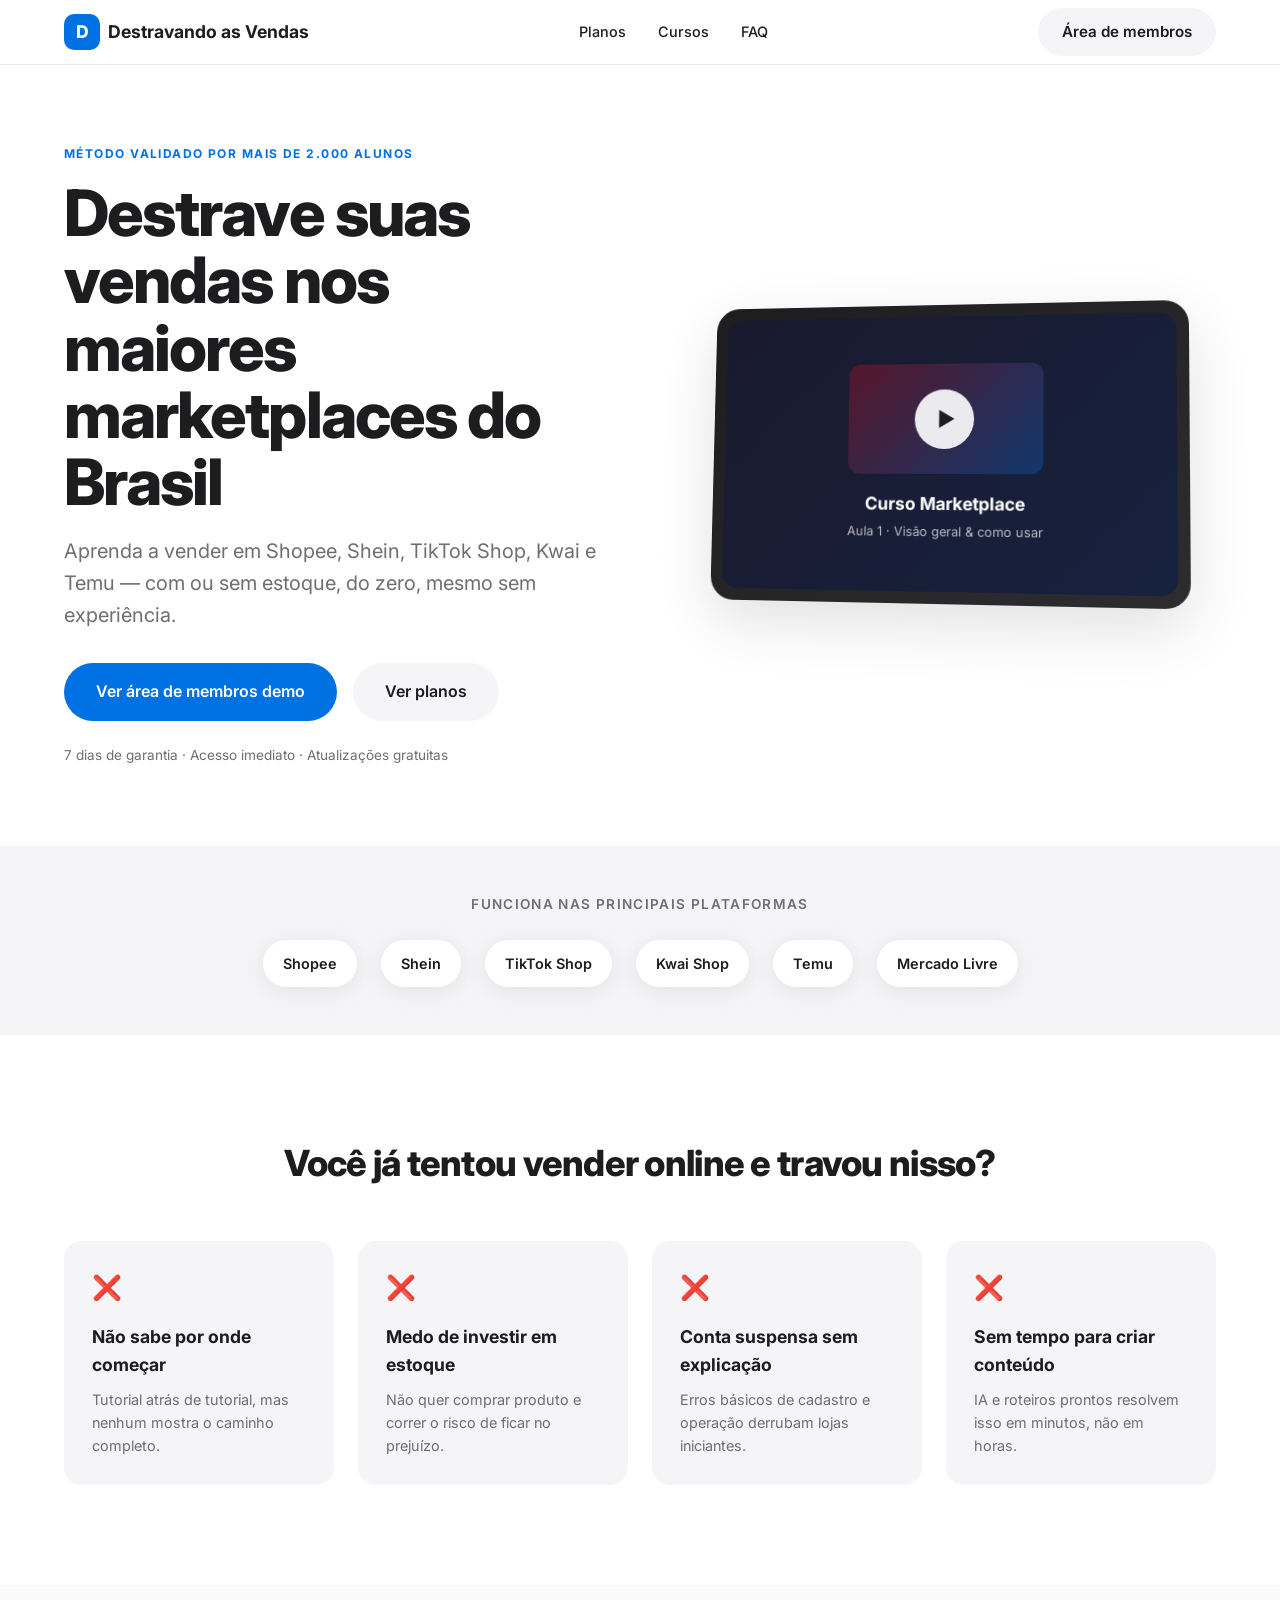
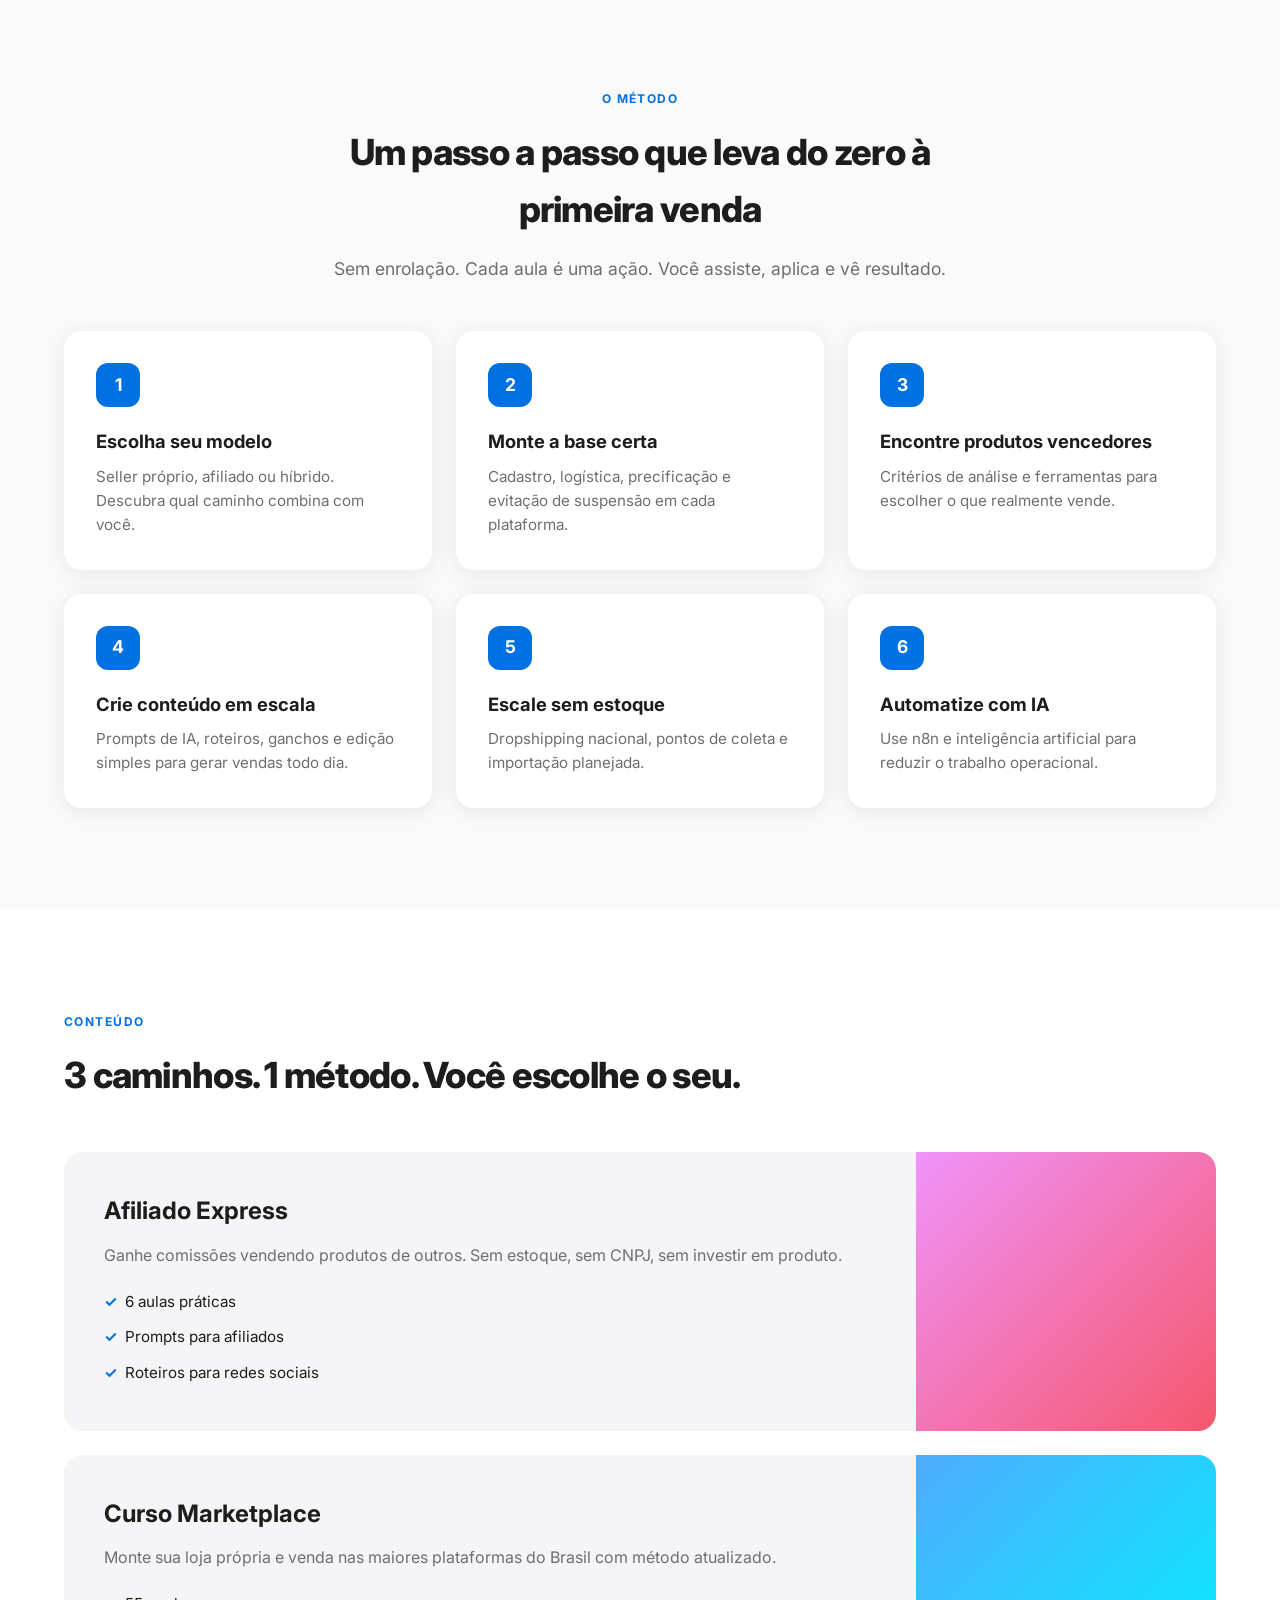
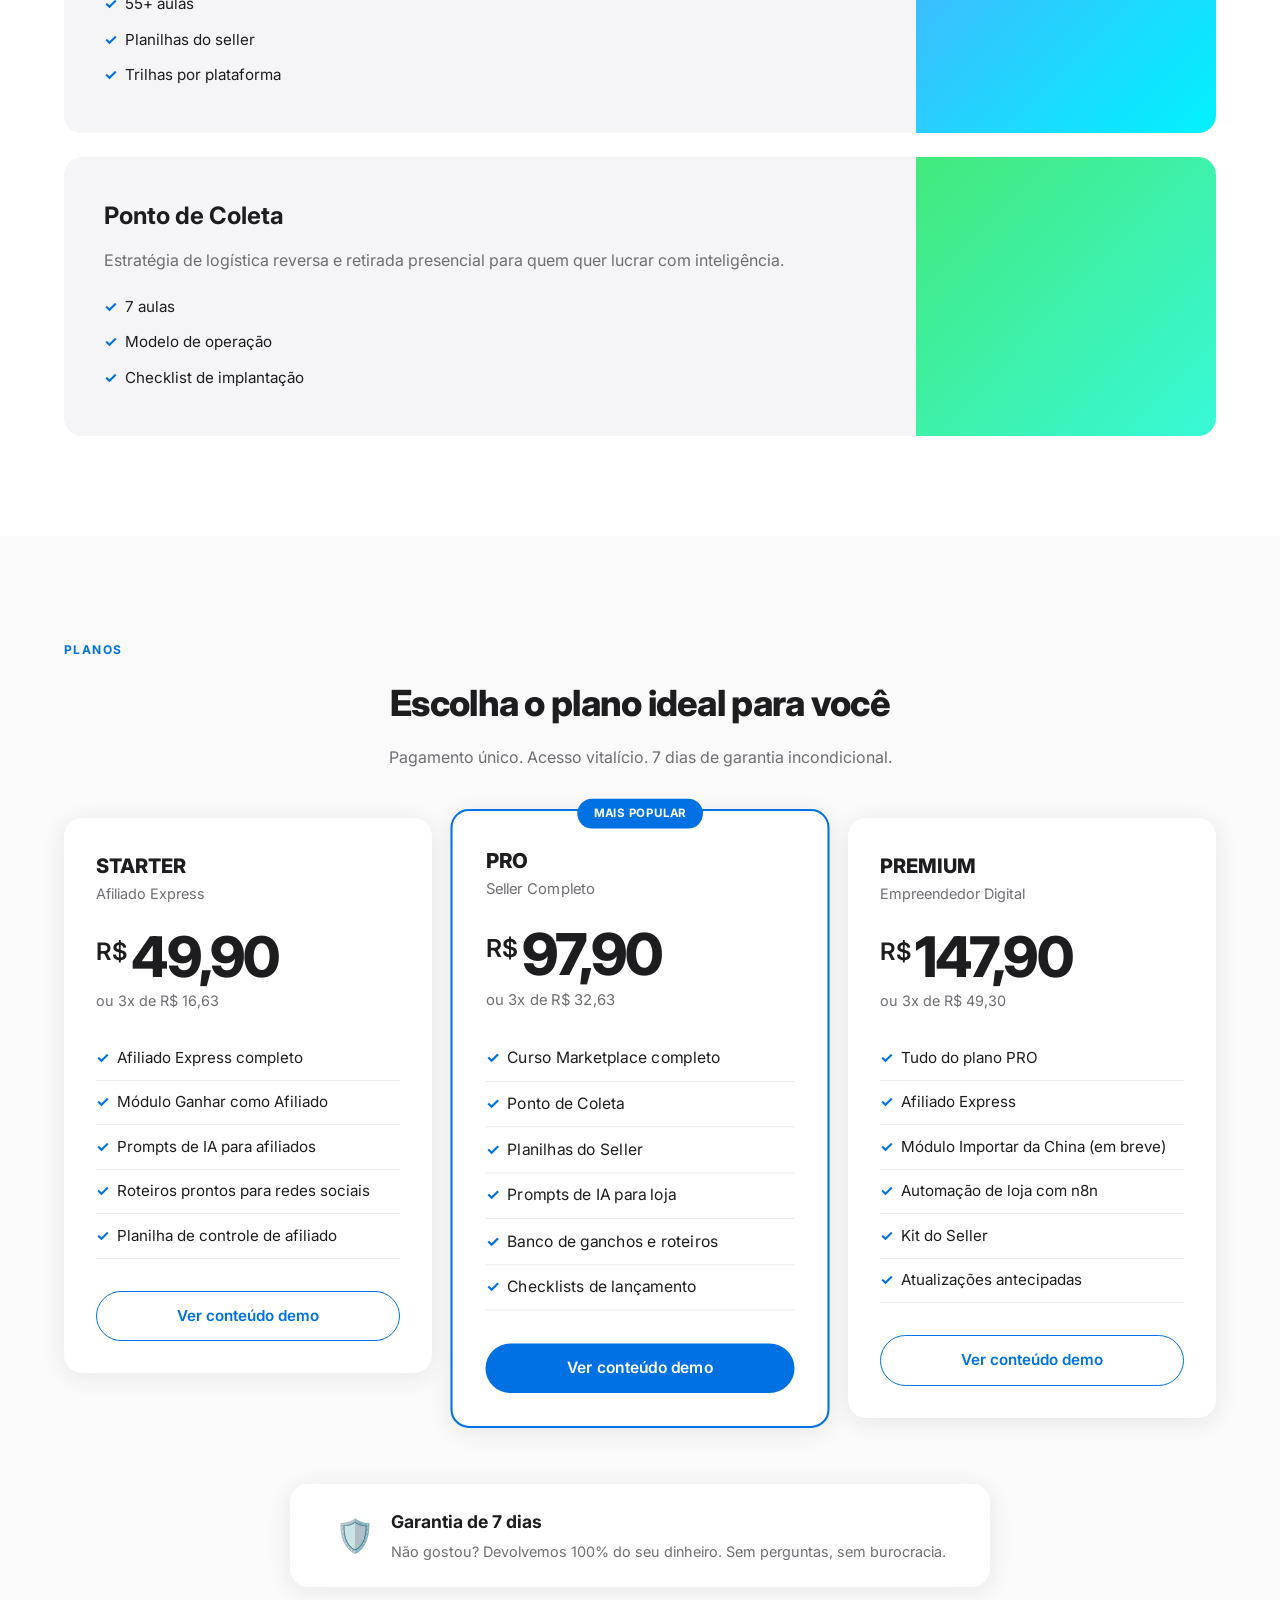
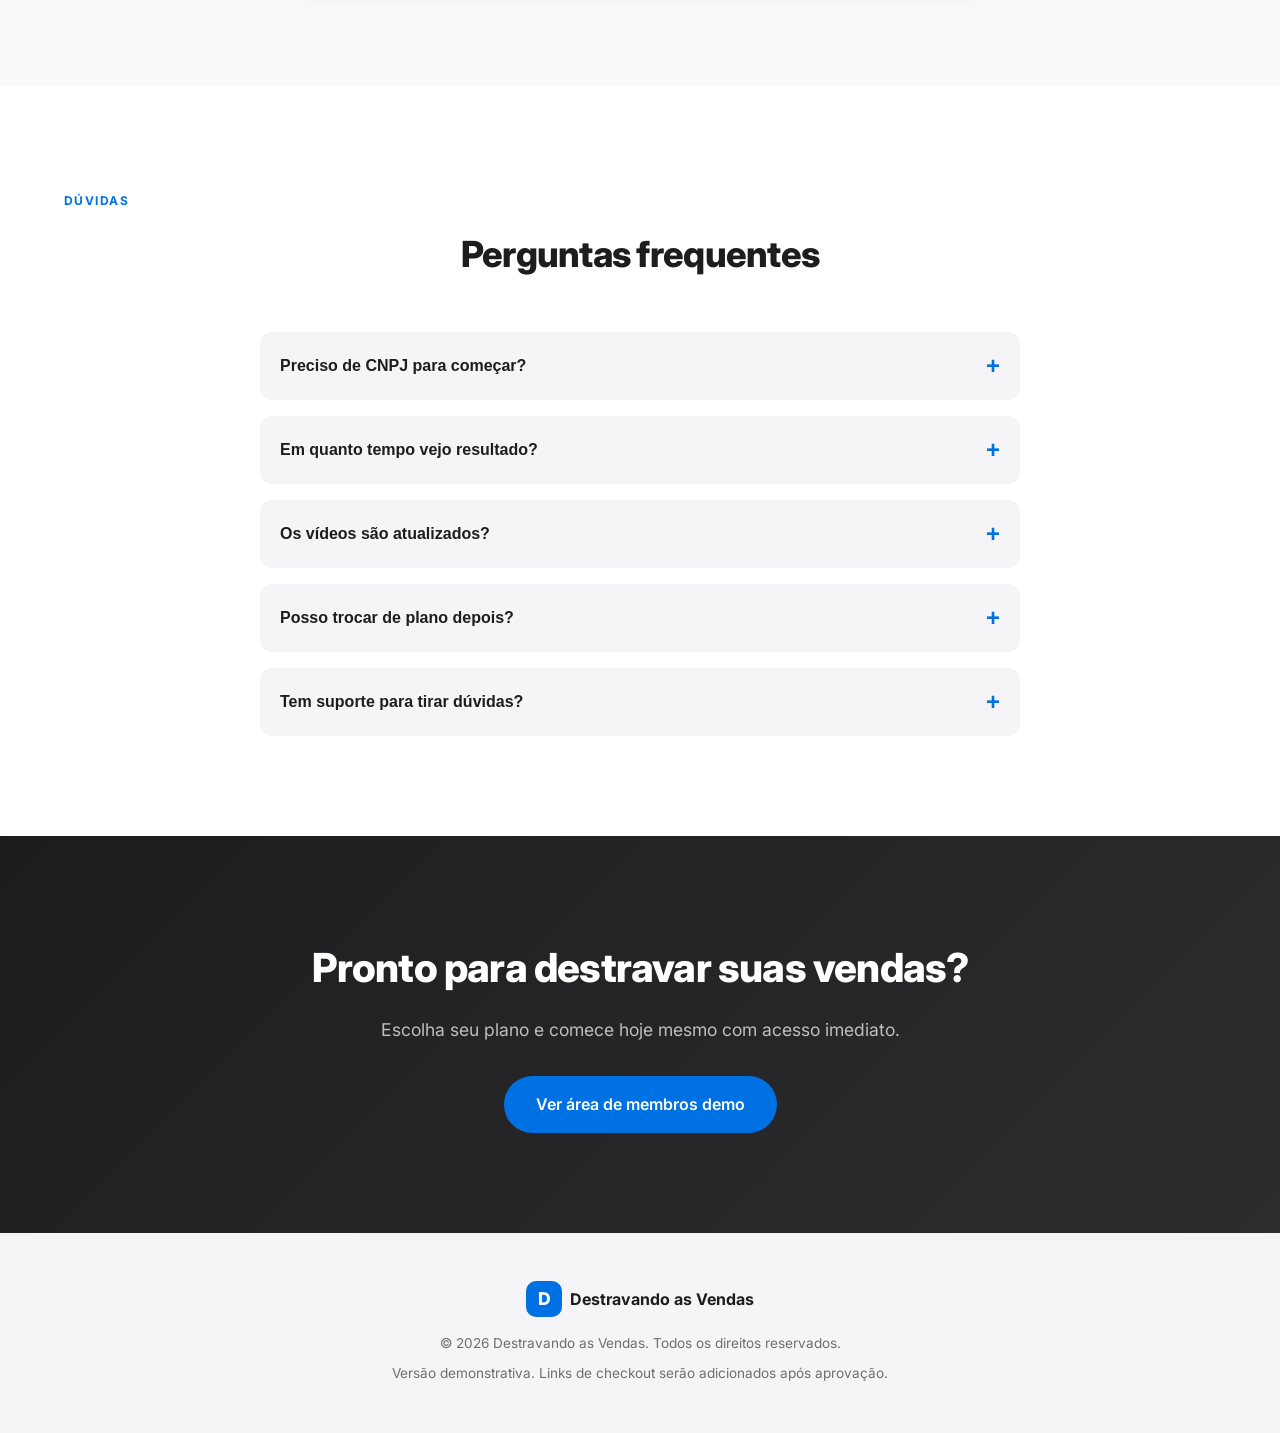
<file: index.html>
<!DOCTYPE html>
<html lang="pt-BR">
<head>
  <meta charset="UTF-8">
  <meta name="viewport" content="width=device-width, initial-scale=1.0">
  <title>Destravando as Vendas — Venda em marketplaces sem estoque e sem errar</title>
  <meta name="description" content="Aprenda a vender em Shopee, Shein, TikTok Shop, Kwai e Temu. Método completo para iniciantes com 3 planos a partir de R$ 49,90.">
  <link rel="stylesheet" href="styles.css">
  <link rel="preconnect" href="https://fonts.googleapis.com">
  <link rel="preconnect" href="https://fonts.gstatic.com" crossorigin>
  <link href="https://fonts.googleapis.com/css2?family=Inter:wght@300;400;500;600;700;800&display=swap" rel="stylesheet">
</head>
<body>
  <nav class="navbar">
    <div class="nav-content">
      <a href="#" class="logo">
        <span class="logo-mark">D</span>
        <span>Destravando as Vendas</span>
      </a>
      <div class="nav-links">
        <a href="#planos">Planos</a>
        <a href="#cursos">Cursos</a>
        <a href="#faq">FAQ</a>
      </div>
      <a href="./area/" class="btn-secondary">Área de membros</a>
    </div>
  </nav>

  <header class="hero">
    <div class="hero-content">
      <span class="eyebrow">Método validado por mais de 2.000 alunos</span>
      <h1>Destrave suas vendas nos maiores marketplaces do Brasil</h1>
      <p class="hero-subtitle">Aprenda a vender em Shopee, Shein, TikTok Shop, Kwai e Temu — com ou sem estoque, do zero, mesmo sem experiência.</p>
      <div class="hero-actions">
        <a href="./area/" class="btn-primary btn-large">Ver área de membros demo</a>
        <a href="#planos" class="btn-secondary btn-large">Ver planos</a>
      </div>
      <p class="hero-note">7 dias de garantia · Acesso imediato · Atualizações gratuitas</p>
    </div>
    <div class="hero-visual">
      <div class="device-mockup">
        <div class="device-screen">
          <div class="screen-content">
            <div class="video-thumb">
              <span class="play-btn">▶</span>
            </div>
            <h3>Curso Marketplace</h3>
            <p>Aula 1 · Visão geral & como usar</p>
          </div>
        </div>
      </div>
    </div>
  </header>

  <section class="trust">
    <p>Funciona nas principais plataformas</p>
    <div class="platforms">
      <span class="platform">Shopee</span>
      <span class="platform">Shein</span>
      <span class="platform">TikTok Shop</span>
      <span class="platform">Kwai Shop</span>
      <span class="platform">Temu</span>
      <span class="platform">Mercado Livre</span>
    </div>
  </section>

  <section class="problem">
    <div class="container">
      <h2>Você já tentou vender online e travou nisso?</h2>
      <div class="problem-grid">
        <div class="problem-card">
          <span class="problem-icon">❌</span>
          <h3>Não sabe por onde começar</h3>
          <p>Tutorial atrás de tutorial, mas nenhum mostra o caminho completo.</p>
        </div>
        <div class="problem-card">
          <span class="problem-icon">❌</span>
          <h3>Medo de investir em estoque</h3>
          <p>Não quer comprar produto e correr o risco de ficar no prejuízo.</p>
        </div>
        <div class="problem-card">
          <span class="problem-icon">❌</span>
          <h3>Conta suspensa sem explicação</h3>
          <p>Erros básicos de cadastro e operação derrubam lojas iniciantes.</p>
        </div>
        <div class="problem-card">
          <span class="problem-icon">❌</span>
          <h3>Sem tempo para criar conteúdo</h3>
          <p>IA e roteiros prontos resolvem isso em minutos, não em horas.</p>
        </div>
      </div>
    </div>
  </section>

  <section class="solution">
    <div class="container">
      <div class="solution-header">
        <span class="eyebrow">O método</span>
        <h2>Um passo a passo que leva do zero à primeira venda</h2>
        <p>Sem enrolação. Cada aula é uma ação. Você assiste, aplica e vê resultado.</p>
      </div>
      <div class="features-grid">
        <div class="feature">
          <div class="feature-icon">1</div>
          <h3>Escolha seu modelo</h3>
          <p>Seller próprio, afiliado ou híbrido. Descubra qual caminho combina com você.</p>
        </div>
        <div class="feature">
          <div class="feature-icon">2</div>
          <h3>Monte a base certa</h3>
          <p>Cadastro, logística, precificação e evitação de suspensão em cada plataforma.</p>
        </div>
        <div class="feature">
          <div class="feature-icon">3</div>
          <h3>Encontre produtos vencedores</h3>
          <p>Critérios de análise e ferramentas para escolher o que realmente vende.</p>
        </div>
        <div class="feature">
          <div class="feature-icon">4</div>
          <h3>Crie conteúdo em escala</h3>
          <p>Prompts de IA, roteiros, ganchos e edição simples para gerar vendas todo dia.</p>
        </div>
        <div class="feature">
          <div class="feature-icon">5</div>
          <h3>Escale sem estoque</h3>
          <p>Dropshipping nacional, pontos de coleta e importação planejada.</p>
        </div>
        <div class="feature">
          <div class="feature-icon">6</div>
          <h3>Automatize com IA</h3>
          <p>Use n8n e inteligência artificial para reduzir o trabalho operacional.</p>
        </div>
      </div>
    </div>
  </section>

  <section id="cursos" class="courses">
    <div class="container">
      <span class="eyebrow">Conteúdo</span>
      <h2>3 caminhos. 1 método. Você escolhe o seu.</h2>
      <div class="course-list">
        <div class="course-card-lg">
          <div class="course-info">
            <h3>Afiliado Express</h3>
            <p>Ganhe comissões vendendo produtos de outros. Sem estoque, sem CNPJ, sem investir em produto.</p>
            <ul>
              <li>6 aulas práticas</li>
              <li>Prompts para afiliados</li>
              <li>Roteiros para redes sociais</li>
            </ul>
          </div>
          <div class="course-image afiliado"></div>
        </div>
        <div class="course-card-lg">
          <div class="course-info">
            <h3>Curso Marketplace</h3>
            <p>Monte sua loja própria e venda nas maiores plataformas do Brasil com método atualizado.</p>
            <ul>
              <li>55+ aulas</li>
              <li>Planilhas do seller</li>
              <li>Trilhas por plataforma</li>
            </ul>
          </div>
          <div class="course-image marketplace"></div>
        </div>
        <div class="course-card-lg">
          <div class="course-info">
            <h3>Ponto de Coleta</h3>
            <p>Estratégia de logística reversa e retirada presencial para quem quer lucrar com inteligência.</p>
            <ul>
              <li>7 aulas</li>
              <li>Modelo de operação</li>
              <li>Checklist de implantação</li>
            </ul>
          </div>
          <div class="course-image ponto"></div>
        </div>
      </div>
    </div>
  </section>

  <section id="planos" class="pricing">
    <div class="container">
      <span class="eyebrow">Planos</span>
      <h2>Escolha o plano ideal para você</h2>
      <p class="pricing-subtitle">Pagamento único. Acesso vitalício. 7 dias de garantia incondicional.</p>
      
      <div class="pricing-grid">
        <div class="pricing-card">
          <div class="pricing-header">
            <h3>STARTER</h3>
            <p>Afiliado Express</p>
          </div>
          <div class="pricing-price">
            <span class="currency">R$</span>
            <span class="amount">49,90</span>
          </div>
          <p class="pricing-installment">ou 3x de R$ 16,63</p>
          <ul class="pricing-features">
            <li>Afiliado Express completo</li>
            <li>Módulo Ganhar como Afiliado</li>
            <li>Prompts de IA para afiliados</li>
            <li>Roteiros prontos para redes sociais</li>
            <li>Planilha de controle de afiliado</li>
          </ul>
          <a href="./area/" class="btn-outline btn-block">Ver conteúdo demo</a>
        </div>

        <div class="pricing-card featured">
          <div class="badge-popular">MAIS POPULAR</div>
          <div class="pricing-header">
            <h3>PRO</h3>
            <p>Seller Completo</p>
          </div>
          <div class="pricing-price">
            <span class="currency">R$</span>
            <span class="amount">97,90</span>
          </div>
          <p class="pricing-installment">ou 3x de R$ 32,63</p>
          <ul class="pricing-features">
            <li>Curso Marketplace completo</li>
            <li>Ponto de Coleta</li>
            <li>Planilhas do Seller</li>
            <li>Prompts de IA para loja</li>
            <li>Banco de ganchos e roteiros</li>
            <li>Checklists de lançamento</li>
          </ul>
          <a href="./area/" class="btn-primary btn-block">Ver conteúdo demo</a>
        </div>

        <div class="pricing-card">
          <div class="pricing-header">
            <h3>PREMIUM</h3>
            <p>Empreendedor Digital</p>
          </div>
          <div class="pricing-price">
            <span class="currency">R$</span>
            <span class="amount">147,90</span>
          </div>
          <p class="pricing-installment">ou 3x de R$ 49,30</p>
          <ul class="pricing-features">
            <li>Tudo do plano PRO</li>
            <li>Afiliado Express</li>
            <li>Módulo Importar da China (em breve)</li>
            <li>Automação de loja com n8n</li>
            <li>Kit do Seller</li>
            <li>Atualizações antecipadas</li>
          </ul>
          <a href="./area/" class="btn-outline btn-block">Ver conteúdo demo</a>
        </div>
      </div>
      
      <div class="guarantee">
        <div class="guarantee-icon">🛡️</div>
        <div>
          <h3>Garantia de 7 dias</h3>
          <p>Não gostou? Devolvemos 100% do seu dinheiro. Sem perguntas, sem burocracia.</p>
        </div>
      </div>
    </div>
  </section>

  <section id="faq" class="faq">
    <div class="container">
      <span class="eyebrow">Dúvidas</span>
      <h2>Perguntas frequentes</h2>
      <div class="faq-list">
        <div class="faq-item">
          <button class="faq-question">
            <span>Preciso de CNPJ para começar?</span>
            <span class="faq-icon">+</span>
          </button>
          <div class="faq-answer">
            <p>Não. No plano STARTER você aprende a vender como afiliado sem CNPJ. Para vender como seller próprio, algumas plataformas exigem CNPJ, e mostramos como fazer isso da forma mais simples possível.</p>
          </div>
        </div>
        <div class="faq-item">
          <button class="faq-question">
            <span>Em quanto tempo vejo resultado?</span>
            <span class="faq-icon">+</span>
          </button>
          <div class="faq-answer">
            <p>Depende da sua dedicação e do caminho escolhido. Alunos aplicados costumam fazer as primeiras vendas entre 7 e 30 dias. O método é passo a passo para acelerar esse prazo.</p>
          </div>
        </div>
        <div class="faq-item">
          <button class="faq-question">
            <span>Os vídeos são atualizados?</span>
            <span class="faq-icon">+</span>
          </button>
          <div class="faq-answer">
            <p>Sim. O mercado de marketplaces muda rápido e mantemos o conteúdo atualizado. Planos PRO e PREMIUM recebem atualizações com antecipação.</p>
          </div>
        </div>
        <div class="faq-item">
          <button class="faq-question">
            <span>Posso trocar de plano depois?</span>
            <span class="faq-icon">+</span>
          </button>
          <div class="faq-answer">
            <p>Sim. Você pode fazer upgrade pagando apenas a diferença entre os planos.</p>
          </div>
        </div>
        <div class="faq-item">
          <button class="faq-question">
            <span>Tem suporte para tirar dúvidas?</span>
            <span class="faq-icon">+</span>
          </button>
          <div class="faq-answer">
            <p>Sim. Você tem acesso a uma base de conhecimento organizada e pode abrir ticket de suporte com resposta em até 72 horas.</p>
          </div>
        </div>
      </div>
    </div>
  </section>

  <section class="cta-final">
    <div class="container">
      <h2>Pronto para destravar suas vendas?</h2>
      <p>Escolha seu plano e comece hoje mesmo com acesso imediato.</p>
      <a href="./area/" class="btn-primary btn-large">Ver área de membros demo</a>
    </div>
  </section>

  <footer class="footer">
    <div class="container">
      <div class="footer-content">
        <div class="footer-brand">
          <span class="logo-mark">D</span>
          <span>Destravando as Vendas</span>
        </div>
        <p>© 2026 Destravando as Vendas. Todos os direitos reservados.</p>
        <p class="footer-note">Versão demonstrativa. Links de checkout serão adicionados após aprovação.</p>
      </div>
    </div>
  </footer>

  <script src="app.js"></script>
</body>
</html>
</file>
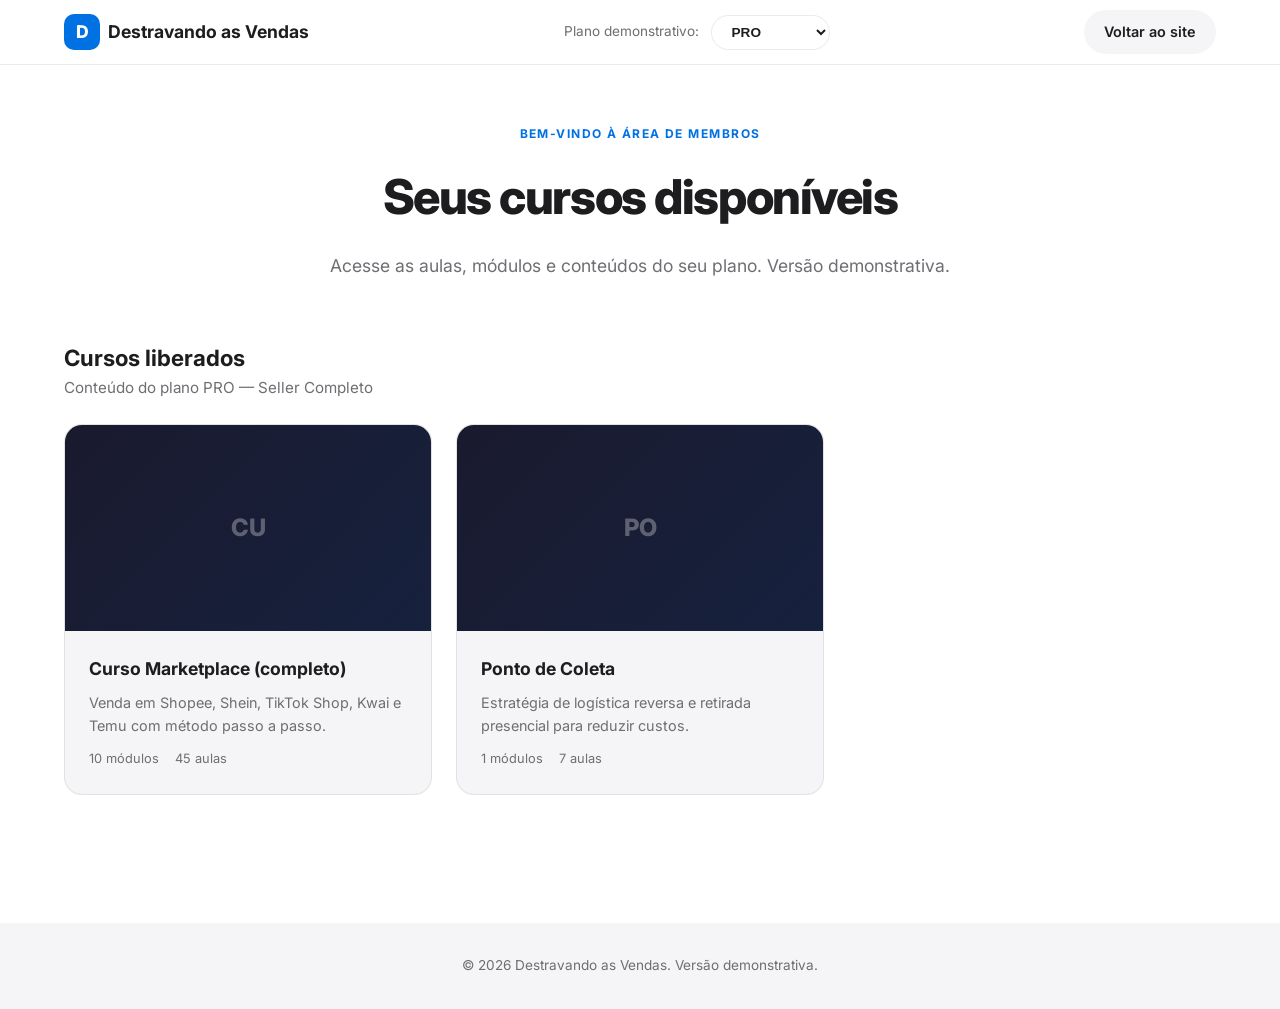
<file: area/index.html>
<!DOCTYPE html>
<html lang="pt-BR">
<head>
  <meta charset="UTF-8">
  <meta name="viewport" content="width=device-width, initial-scale=1.0">
  <title>Área de Membros — Destravando as Vendas</title>
  <link rel="stylesheet" href="styles.css">
  <link rel="preconnect" href="https://fonts.googleapis.com">
  <link rel="preconnect" href="https://fonts.gstatic.com" crossorigin>
  <link href="https://fonts.googleapis.com/css2?family=Inter:wght@300;400;500;600;700;800&display=swap" rel="stylesheet">
</head>
<body>
  <nav class="navbar">
    <div class="nav-content">
      <a href="../" class="logo">
        <span class="logo-mark">D</span>
        <span>Destravando as Vendas</span>
      </a>
      <div class="nav-links">
        <span class="nav-label">Plano demonstrativo:</span>
        <select id="plan-selector" class="plan-select">
          <option value="starter">STARTER</option>
          <option value="pro" selected>PRO</option>
          <option value="premium">PREMIUM</option>
        </select>
      </div>
      <a href="../" class="btn-secondary">Voltar ao site</a>
    </div>
  </nav>

  <main id="main-content">
    <!-- Dashboard View -->
    <div id="dashboard-view" class="view active">
      <div class="hero">
        <div class="hero-content">
          <span class="eyebrow">Bem-vindo à área de membros</span>
          <h1>Seus cursos disponíveis</h1>
          <p class="hero-subtitle">Acesse as aulas, módulos e conteúdos do seu plano. Versão demonstrativa.</p>
        </div>
      </div>

      <div class="content-sections">
        <div class="section">
          <div class="section-header">
            <div>
              <h2 class="section-title">Cursos liberados</h2>
              <p class="section-subtitle" id="plan-description">Conteúdo do plano PRO</p>
            </div>
          </div>
          <div class="course-grid" id="dashboard-courses"></div>
        </div>
      </div>
    </div>

    <!-- Course View -->
    <div id="course-view" class="view">
      <div class="course-layout">
        <aside class="course-sidebar">
          <button id="back-dashboard" class="btn-ghost">← Voltar</button>
          <h2 id="course-sidebar-title">Curso</h2>
          <div id="modules-list" class="modules-list"></div>
        </aside>
        <div class="course-main">
          <div class="video-player-container">
            <video id="lesson-video" controls poster="">
              <source src="" type="video/mp4">
              Seu navegador não suporta vídeo.
            </video>
            <div id="video-placeholder" class="video-placeholder">
              <div class="play-icon">▶</div>
              <p>Selecione uma aula para assistir</p>
            </div>
          </div>
          <div class="lesson-info">
            <h1 id="lesson-title">Título da aula</h1>
            <p id="lesson-description">Descrição da aula...</p>
            <div class="lesson-meta">
              <span id="lesson-module">Módulo</span>
              <span id="lesson-order">Aula 1</span>
            </div>
          </div>
        </div>
      </div>
    </div>
  </main>

  <footer class="footer">
    <div class="container">
      <p>© 2026 Destravando as Vendas. Versão demonstrativa.</p>
    </div>
  </footer>

  <script src="data.js"></script>
  <script src="app.js"></script>
</body>
</html>
</file>
<file: styles.css>
:root {
  --bg: #ffffff;
  --bg-secondary: #f5f5f7;
  --bg-tertiary: #fafafa;
  --text: #1d1d1f;
  --text-muted: #6e6e73;
  --accent: #0071e3;
  --accent-hover: #0077ed;
  --accent-light: #e8f4fd;
  --border: rgba(0, 0, 0, 0.08);
  --radius: 18px;
  --radius-sm: 12px;
  --shadow: 0 4px 24px rgba(0, 0, 0, 0.08);
  --shadow-lg: 0 20px 60px rgba(0, 0, 0, 0.12);
}

* {
  margin: 0;
  padding: 0;
  box-sizing: border-box;
}

html {
  scroll-behavior: smooth;
}

body {
  font-family: 'Inter', -apple-system, BlinkMacSystemFont, 'Segoe UI', sans-serif;
  background: var(--bg);
  color: var(--text);
  line-height: 1.6;
  -webkit-font-smoothing: antialiased;
}

.container {
  max-width: 1200px;
  margin: 0 auto;
  padding: 0 24px;
}

/* Navbar */
.navbar {
  position: fixed;
  top: 0;
  left: 0;
  right: 0;
  background: rgba(255, 255, 255, 0.8);
  backdrop-filter: blur(20px);
  border-bottom: 1px solid var(--border);
  z-index: 1000;
}

.nav-content {
  max-width: 1200px;
  margin: 0 auto;
  padding: 0 24px;
  height: 64px;
  display: flex;
  align-items: center;
  justify-content: space-between;
}

.logo {
  display: flex;
  align-items: center;
  gap: 0.5rem;
  font-weight: 700;
  font-size: 1.1rem;
  color: var(--text);
  text-decoration: none;
}

.logo-mark {
  width: 36px;
  height: 36px;
  background: var(--accent);
  color: white;
  border-radius: 10px;
  display: flex;
  align-items: center;
  justify-content: center;
  font-weight: 800;
  font-size: 1.1rem;
}

.nav-links {
  display: flex;
  gap: 2rem;
  list-style: none;
}

.nav-links a {
  color: var(--text);
  text-decoration: none;
  font-size: 0.9rem;
  font-weight: 500;
  transition: color 0.2s;
}

.nav-links a:hover {
  color: var(--accent);
}

/* Buttons */
.btn-primary,
.btn-secondary,
.btn-outline {
  display: inline-flex;
  align-items: center;
  justify-content: center;
  padding: 0.75rem 1.5rem;
  border-radius: 980px;
  font-weight: 600;
  font-size: 0.95rem;
  text-decoration: none;
  cursor: pointer;
  transition: all 0.2s;
  border: none;
}

.btn-primary {
  background: var(--accent);
  color: white;
}

.btn-primary:hover {
  background: var(--accent-hover);
  transform: scale(1.02);
}

.btn-secondary {
  background: var(--bg-secondary);
  color: var(--text);
}

.btn-secondary:hover {
  background: #e8e8ed;
}

.btn-outline {
  background: transparent;
  color: var(--accent);
  border: 1.5px solid var(--accent);
}

.btn-outline:hover {
  background: var(--accent-light);
}

.btn-large {
  padding: 1rem 2rem;
  font-size: 1rem;
}

.btn-block {
  width: 100%;
}

/* Hero */
.hero {
  padding: 140px 24px 80px;
  max-width: 1200px;
  margin: 0 auto;
  display: grid;
  grid-template-columns: 1fr 1fr;
  gap: 4rem;
  align-items: center;
  min-height: 90vh;
}

.eyebrow {
  display: inline-block;
  color: var(--accent);
  font-weight: 700;
  font-size: 0.75rem;
  text-transform: uppercase;
  letter-spacing: 0.12em;
  margin-bottom: 1rem;
}

.hero h1 {
  font-size: clamp(2.5rem, 5vw, 4rem);
  font-weight: 800;
  line-height: 1.05;
  letter-spacing: -0.03em;
  margin-bottom: 1.25rem;
}

.hero-subtitle {
  font-size: 1.25rem;
  color: var(--text-muted);
  margin-bottom: 2rem;
  max-width: 540px;
}

.hero-actions {
  display: flex;
  gap: 1rem;
  margin-bottom: 1.5rem;
  flex-wrap: wrap;
}

.hero-note {
  font-size: 0.85rem;
  color: var(--text-muted);
}

/* Device mockup */
.hero-visual {
  display: flex;
  justify-content: center;
}

.device-mockup {
  width: 100%;
  max-width: 480px;
  aspect-ratio: 16/10;
  background: linear-gradient(145deg, #1d1d1f 0%, #2d2d2f 100%);
  border-radius: 24px;
  padding: 12px;
  box-shadow: var(--shadow-lg);
  transform: perspective(1000px) rotateY(-8deg) rotateX(4deg);
  transition: transform 0.3s;
}

.device-mockup:hover {
  transform: perspective(1000px) rotateY(-4deg) rotateX(2deg);
}

.device-screen {
  width: 100%;
  height: 100%;
  background: linear-gradient(135deg, #1a1a2e 0%, #16213e 100%);
  border-radius: 16px;
  overflow: hidden;
  display: flex;
  align-items: center;
  justify-content: center;
}

.screen-content {
  text-align: center;
  color: white;
  padding: 2rem;
}

.video-thumb {
  width: 100%;
  aspect-ratio: 16/9;
  background: linear-gradient(135deg, rgba(229, 9, 20, 0.3), rgba(0, 113, 227, 0.3));
  border-radius: 12px;
  display: flex;
  align-items: center;
  justify-content: center;
  margin-bottom: 1rem;
}

.play-btn {
  width: 60px;
  height: 60px;
  background: rgba(255,255,255,0.9);
  color: var(--text);
  border-radius: 50%;
  display: flex;
  align-items: center;
  justify-content: center;
  font-size: 1.25rem;
  padding-left: 4px;
}

.screen-content h3 {
  font-size: 1.1rem;
  margin-bottom: 0.25rem;
}

.screen-content p {
  font-size: 0.8rem;
  opacity: 0.7;
}

/* Trust */
.trust {
  background: var(--bg-secondary);
  padding: 3rem 24px;
  text-align: center;
}

.trust p {
  color: var(--text-muted);
  font-size: 0.85rem;
  font-weight: 600;
  text-transform: uppercase;
  letter-spacing: 0.1em;
  margin-bottom: 1.5rem;
}

.platforms {
  display: flex;
  justify-content: center;
  gap: 1.5rem;
  flex-wrap: wrap;
}

.platform {
  background: white;
  padding: 0.75rem 1.25rem;
  border-radius: 100px;
  font-weight: 600;
  font-size: 0.9rem;
  box-shadow: var(--shadow);
}

/* Problem */
.problem {
  padding: 100px 0;
}

.problem h2 {
  text-align: center;
  font-size: 2.25rem;
  font-weight: 800;
  margin-bottom: 3rem;
  letter-spacing: -0.02em;
}

.problem-grid {
  display: grid;
  grid-template-columns: repeat(4, 1fr);
  gap: 1.5rem;
}

.problem-card {
  background: var(--bg-secondary);
  padding: 1.75rem;
  border-radius: var(--radius);
}

.problem-icon {
  font-size: 1.5rem;
  margin-bottom: 1rem;
  display: block;
}

.problem-card h3 {
  font-size: 1.1rem;
  margin-bottom: 0.5rem;
}

.problem-card p {
  color: var(--text-muted);
  font-size: 0.9rem;
}

/* Solution */
.solution {
  padding: 100px 0;
  background: var(--bg-tertiary);
}

.solution-header {
  text-align: center;
  max-width: 640px;
  margin: 0 auto 3rem;
}

.solution-header h2 {
  font-size: 2.25rem;
  font-weight: 800;
  margin-bottom: 1rem;
  letter-spacing: -0.02em;
}

.solution-header p {
  color: var(--text-muted);
  font-size: 1.1rem;
}

.features-grid {
  display: grid;
  grid-template-columns: repeat(3, 1fr);
  gap: 1.5rem;
}

.feature {
  background: white;
  padding: 2rem;
  border-radius: var(--radius);
  box-shadow: var(--shadow);
}

.feature-icon {
  width: 44px;
  height: 44px;
  background: var(--accent);
  color: white;
  border-radius: 12px;
  display: flex;
  align-items: center;
  justify-content: center;
  font-weight: 700;
  font-size: 1.1rem;
  margin-bottom: 1.25rem;
}

.feature h3 {
  font-size: 1.15rem;
  margin-bottom: 0.5rem;
}

.feature p {
  color: var(--text-muted);
  font-size: 0.95rem;
}

/* Courses */
.courses {
  padding: 100px 0;
}

.courses h2 {
  font-size: 2.25rem;
  font-weight: 800;
  margin-bottom: 1rem;
  letter-spacing: -0.02em;
}

.course-list {
  margin-top: 3rem;
  display: flex;
  flex-direction: column;
  gap: 1.5rem;
}

.course-card-lg {
  display: grid;
  grid-template-columns: 1fr 300px;
  background: var(--bg-secondary);
  border-radius: var(--radius);
  overflow: hidden;
}

.course-info {
  padding: 2.5rem;
  display: flex;
  flex-direction: column;
  justify-content: center;
}

.course-info h3 {
  font-size: 1.5rem;
  margin-bottom: 0.75rem;
}

.course-info p {
  color: var(--text-muted);
  margin-bottom: 1rem;
}

.course-info ul {
  list-style: none;
}

.course-info li {
  padding: 0.35rem 0;
  color: var(--text);
  font-size: 0.95rem;
}

.course-info li::before {
  content: '✓';
  color: var(--accent);
  font-weight: 700;
  margin-right: 0.5rem;
}

.course-image {
  min-height: 220px;
  background-size: cover;
  background-position: center;
}

.course-image.afiliado {
  background: linear-gradient(135deg, #f093fb 0%, #f5576c 100%);
}

.course-image.marketplace {
  background: linear-gradient(135deg, #4facfe 0%, #00f2fe 100%);
}

.course-image.ponto {
  background: linear-gradient(135deg, #43e97b 0%, #38f9d7 100%);
}

/* Pricing */
.pricing {
  padding: 100px 0;
  background: var(--bg-tertiary);
}

.pricing h2 {
  text-align: center;
  font-size: 2.25rem;
  font-weight: 800;
  margin-bottom: 0.75rem;
  letter-spacing: -0.02em;
}

.pricing-subtitle {
  text-align: center;
  color: var(--text-muted);
  margin-bottom: 3rem;
}

.pricing-grid {
  display: grid;
  grid-template-columns: repeat(3, 1fr);
  gap: 1.5rem;
  align-items: start;
}

.pricing-card {
  background: white;
  border-radius: var(--radius);
  padding: 2rem;
  box-shadow: var(--shadow);
  position: relative;
}

.pricing-card.featured {
  border: 2px solid var(--accent);
  transform: scale(1.03);
}

.badge-popular {
  position: absolute;
  top: -12px;
  left: 50%;
  transform: translateX(-50%);
  background: var(--accent);
  color: white;
  padding: 0.35rem 1rem;
  border-radius: 100px;
  font-size: 0.7rem;
  font-weight: 700;
  letter-spacing: 0.05em;
}

.pricing-header {
  margin-bottom: 1.5rem;
}

.pricing-header h3 {
  font-size: 1.25rem;
  font-weight: 800;
}

.pricing-header p {
  color: var(--text-muted);
  font-size: 0.9rem;
}

.pricing-price {
  display: flex;
  align-items: flex-start;
  gap: 0.25rem;
  margin-bottom: 0.25rem;
}

.currency {
  font-size: 1.5rem;
  font-weight: 600;
  margin-top: 0.25rem;
}

.amount {
  font-size: 3.5rem;
  font-weight: 800;
  line-height: 1;
  letter-spacing: -0.03em;
}

.pricing-installment {
  color: var(--text-muted);
  font-size: 0.9rem;
  margin-bottom: 1.5rem;
}

.pricing-features {
  list-style: none;
  margin-bottom: 2rem;
}

.pricing-features li {
  padding: 0.6rem 0;
  border-bottom: 1px solid var(--border);
  font-size: 0.95rem;
}

.pricing-features li::before {
  content: '✓';
  color: var(--accent);
  font-weight: 700;
  margin-right: 0.5rem;
}

.guarantee {
  display: flex;
  align-items: center;
  justify-content: center;
  gap: 1rem;
  margin-top: 4rem;
  padding: 1.5rem;
  background: white;
  border-radius: var(--radius);
  box-shadow: var(--shadow);
  max-width: 700px;
  margin-left: auto;
  margin-right: auto;
}

.guarantee-icon {
  font-size: 2rem;
}

.guarantee h3 {
  font-size: 1.1rem;
  margin-bottom: 0.25rem;
}

.guarantee p {
  color: var(--text-muted);
  font-size: 0.9rem;
}

/* FAQ */
.faq {
  padding: 100px 0;
}

.faq h2 {
  text-align: center;
  font-size: 2.25rem;
  font-weight: 800;
  margin-bottom: 3rem;
  letter-spacing: -0.02em;
}

.faq-list {
  max-width: 760px;
  margin: 0 auto;
  display: flex;
  flex-direction: column;
  gap: 1rem;
}

.faq-item {
  background: var(--bg-secondary);
  border-radius: var(--radius-sm);
  overflow: hidden;
}

.faq-question {
  width: 100%;
  padding: 1.25rem;
  background: none;
  border: none;
  display: flex;
  justify-content: space-between;
  align-items: center;
  font-size: 1rem;
  font-weight: 600;
  cursor: pointer;
  color: var(--text);
}

.faq-icon {
  font-size: 1.5rem;
  color: var(--accent);
  transition: transform 0.2s;
}

.faq-item.open .faq-icon {
  transform: rotate(45deg);
}

.faq-answer {
  max-height: 0;
  overflow: hidden;
  transition: max-height 0.3s ease;
}

.faq-answer p {
  padding: 0 1.25rem 1.25rem;
  color: var(--text-muted);
}

/* CTA Final */
.cta-final {
  padding: 100px 24px;
  text-align: center;
  background: linear-gradient(135deg, #1d1d1f 0%, #2d2d2f 100%);
  color: white;
}

.cta-final h2 {
  font-size: 2.5rem;
  font-weight: 800;
  margin-bottom: 1rem;
  letter-spacing: -0.02em;
}

.cta-final p {
  color: rgba(255,255,255,0.7);
  font-size: 1.1rem;
  margin-bottom: 2rem;
}

/* Footer */
.footer {
  padding: 3rem 24px;
  background: var(--bg-secondary);
  text-align: center;
}

.footer-brand {
  display: flex;
  align-items: center;
  justify-content: center;
  gap: 0.5rem;
  font-weight: 700;
  margin-bottom: 1rem;
}

.footer p {
  color: var(--text-muted);
  font-size: 0.85rem;
}

.footer-note {
  margin-top: 0.5rem;
  font-size: 0.75rem;
}

/* Responsive */
@media (max-width: 1024px) {
  .hero {
    grid-template-columns: 1fr;
    text-align: center;
    gap: 3rem;
  }
  
  .hero-subtitle {
    margin-left: auto;
    margin-right: auto;
  }
  
  .hero-actions {
    justify-content: center;
  }
  
  .problem-grid,
  .features-grid,
  .pricing-grid {
    grid-template-columns: repeat(2, 1fr);
  }
  
  .course-card-lg {
    grid-template-columns: 1fr;
  }
  
  .course-image {
    min-height: 180px;
  }
}

@media (max-width: 768px) {
  .nav-links {
    display: none;
  }
  
  .hero {
    padding-top: 100px;
  }
  
  .problem-grid,
  .features-grid,
  .pricing-grid {
    grid-template-columns: 1fr;
  }
  
  .pricing-card.featured {
    transform: none;
  }
  
  .hero-actions {
    flex-direction: column;
    align-items: center;
  }
  
  .btn-large {
    width: 100%;
    max-width: 320px;
  }
}
</file>
<file: area/styles.css>
:root {
  --bg: #ffffff;
  --bg-secondary: #f5f5f7;
  --bg-tertiary: #fafafa;
  --text: #1d1d1f;
  --text-muted: #6e6e73;
  --accent: #0071e3;
  --accent-hover: #0077ed;
  --accent-light: #e8f4fd;
  --border: rgba(0, 0, 0, 0.08);
  --radius: 18px;
  --radius-sm: 12px;
  --shadow: 0 4px 24px rgba(0, 0, 0, 0.08);
  --shadow-lg: 0 20px 60px rgba(0, 0, 0, 0.12);
}

* {
  margin: 0;
  padding: 0;
  box-sizing: border-box;
}

body {
  font-family: 'Inter', -apple-system, BlinkMacSystemFont, 'Segoe UI', sans-serif;
  background: var(--bg);
  color: var(--text);
  line-height: 1.6;
  -webkit-font-smoothing: antialiased;
}

.container {
  max-width: 1200px;
  margin: 0 auto;
  padding: 0 24px;
}

/* Navbar */
.navbar {
  position: fixed;
  top: 0;
  left: 0;
  right: 0;
  background: rgba(255, 255, 255, 0.8);
  backdrop-filter: blur(20px);
  border-bottom: 1px solid var(--border);
  z-index: 1000;
}

.nav-content {
  max-width: 1200px;
  margin: 0 auto;
  padding: 0 24px;
  height: 64px;
  display: flex;
  align-items: center;
  justify-content: space-between;
}

.logo {
  display: flex;
  align-items: center;
  gap: 0.5rem;
  font-weight: 700;
  font-size: 1.1rem;
  color: var(--text);
  text-decoration: none;
}

.logo-mark {
  width: 36px;
  height: 36px;
  background: var(--accent);
  color: white;
  border-radius: 10px;
  display: flex;
  align-items: center;
  justify-content: center;
  font-weight: 800;
  font-size: 1.1rem;
}

.nav-links {
  display: flex;
  align-items: center;
  gap: 0.75rem;
}

.nav-label {
  font-size: 0.85rem;
  color: var(--text-muted);
}

.plan-select {
  padding: 0.5rem 1rem;
  border: 1px solid var(--border);
  border-radius: 100px;
  background: white;
  color: var(--text);
  font-weight: 600;
  font-size: 0.85rem;
  cursor: pointer;
}

.btn-secondary,
.btn-ghost {
  display: inline-flex;
  align-items: center;
  justify-content: center;
  padding: 0.65rem 1.25rem;
  border-radius: 100px;
  font-weight: 600;
  font-size: 0.9rem;
  text-decoration: none;
  cursor: pointer;
  transition: all 0.2s;
  border: none;
}

.btn-secondary {
  background: var(--bg-secondary);
  color: var(--text);
}

.btn-secondary:hover {
  background: #e8e8ed;
}

.btn-ghost {
  background: transparent;
  color: var(--text);
  border: 1px solid var(--border);
}

.btn-ghost:hover {
  background: var(--bg-secondary);
}

/* Views */
.view {
  display: none;
}

.view.active {
  display: block;
}

/* Hero */
.hero {
  padding: 120px 24px 60px;
  max-width: 1200px;
  margin: 0 auto;
  text-align: center;
}

.eyebrow {
  display: inline-block;
  color: var(--accent);
  font-weight: 700;
  font-size: 0.75rem;
  text-transform: uppercase;
  letter-spacing: 0.12em;
  margin-bottom: 1rem;
}

.hero h1 {
  font-size: clamp(2rem, 4vw, 3rem);
  font-weight: 800;
  letter-spacing: -0.03em;
  margin-bottom: 1rem;
}

.hero-subtitle {
  font-size: 1.1rem;
  color: var(--text-muted);
}

/* Content sections */
.content-sections {
  max-width: 1200px;
  margin: 0 auto;
  padding: 0 24px 80px;
}

.section {
  margin-bottom: 3rem;
}

.section-header {
  margin-bottom: 1.5rem;
}

.section-title {
  font-size: 1.4rem;
  font-weight: 700;
}

.section-subtitle {
  color: var(--text-muted);
  font-size: 0.95rem;
}

.course-grid {
  display: grid;
  grid-template-columns: repeat(auto-fill, minmax(300px, 1fr));
  gap: 1.5rem;
}

.course-card {
  background: var(--bg-secondary);
  border: 1px solid var(--border);
  border-radius: var(--radius);
  overflow: hidden;
  cursor: pointer;
  transition: transform 0.2s, box-shadow 0.2s;
}

.course-card:hover {
  transform: translateY(-4px);
  box-shadow: var(--shadow);
}

.course-thumbnail {
  aspect-ratio: 16/9;
  background: linear-gradient(135deg, #1a1a2e 0%, #16213e 100%);
  display: flex;
  align-items: center;
  justify-content: center;
  position: relative;
}

.course-thumbnail-text {
  font-size: 1.5rem;
  font-weight: 800;
  color: rgba(255,255,255,0.3);
}

.play-overlay {
  position: absolute;
  inset: 0;
  background: rgba(0,0,0,0.4);
  display: flex;
  align-items: center;
  justify-content: center;
  opacity: 0;
  transition: opacity 0.2s;
}

.course-card:hover .play-overlay {
  opacity: 1;
}

.play-overlay span {
  width: 48px;
  height: 48px;
  background: var(--accent);
  border-radius: 50%;
  display: flex;
  align-items: center;
  justify-content: center;
  font-size: 1.25rem;
  color: white;
  padding-left: 4px;
}

.course-info {
  padding: 1.5rem;
}

.course-info h3 {
  font-size: 1.1rem;
  font-weight: 700;
  margin-bottom: 0.5rem;
}

.course-info p {
  color: var(--text-muted);
  font-size: 0.9rem;
  margin-bottom: 0.75rem;
}

.course-meta {
  display: flex;
  gap: 1rem;
  font-size: 0.8rem;
  color: var(--text-muted);
}

/* Course View */
.course-layout {
  display: grid;
  grid-template-columns: 320px 1fr;
  min-height: calc(100vh - 64px);
  padding-top: 64px;
}

.course-sidebar {
  background: var(--bg-secondary);
  border-right: 1px solid var(--border);
  padding: 1.5rem;
  overflow-y: auto;
  max-height: calc(100vh - 64px);
  position: sticky;
  top: 64px;
}

.course-sidebar h2 {
  font-size: 1.1rem;
  font-weight: 700;
  margin: 1.5rem 0 1rem;
}

.modules-list {
  display: flex;
  flex-direction: column;
  gap: 0.5rem;
}

.module-item {
  border: 1px solid var(--border);
  border-radius: var(--radius-sm);
  overflow: hidden;
  background: white;
}

.module-header {
  padding: 1rem;
  cursor: pointer;
  display: flex;
  align-items: center;
  justify-content: space-between;
  font-weight: 600;
  font-size: 0.9rem;
}

.module-header:hover {
  background: var(--bg-tertiary);
}

.module-lessons {
  display: none;
}

.module-item.expanded .module-lessons {
  display: block;
}

.lesson-item {
  padding: 0.75rem 1rem;
  cursor: pointer;
  display: flex;
  align-items: center;
  gap: 0.75rem;
  font-size: 0.85rem;
  color: var(--text-muted);
  border-bottom: 1px solid var(--border);
  transition: background 0.2s, color 0.2s;
}

.lesson-item:last-child {
  border-bottom: none;
}

.lesson-item:hover {
  background: var(--bg-tertiary);
  color: var(--text);
}

.lesson-item.active {
  background: var(--accent-light);
  color: var(--text);
}

.lesson-number {
  width: 24px;
  height: 24px;
  background: var(--bg-secondary);
  border-radius: 6px;
  display: flex;
  align-items: center;
  justify-content: center;
  font-size: 0.7rem;
  font-weight: 700;
  flex-shrink: 0;
}

.lesson-item.active .lesson-number {
  background: var(--accent);
  color: white;
}

.course-main {
  padding: 2rem;
}

.video-player-container {
  position: relative;
  background: #000;
  border-radius: var(--radius);
  overflow: hidden;
  aspect-ratio: 16/9;
  margin-bottom: 1.5rem;
  box-shadow: var(--shadow-lg);
}

.video-player-container video {
  width: 100%;
  height: 100%;
  object-fit: contain;
}

.video-placeholder {
  position: absolute;
  inset: 0;
  display: flex;
  flex-direction: column;
  align-items: center;
  justify-content: center;
  background: var(--bg-secondary);
}

.video-placeholder.hidden {
  display: none;
}

.play-icon {
  width: 80px;
  height: 80px;
  background: var(--accent);
  color: white;
  border-radius: 50%;
  display: flex;
  align-items: center;
  justify-content: center;
  font-size: 2rem;
  margin-bottom: 1rem;
}

.lesson-info h1 {
  font-size: 1.75rem;
  font-weight: 700;
  margin-bottom: 0.75rem;
}

.lesson-info p {
  color: var(--text-muted);
  margin-bottom: 1rem;
  max-width: 800px;
}

.lesson-meta {
  display: flex;
  gap: 1rem;
  font-size: 0.85rem;
  color: var(--text-muted);
}

/* Footer */
.footer {
  padding: 2rem 24px;
  background: var(--bg-secondary);
  text-align: center;
}

.footer p {
  color: var(--text-muted);
  font-size: 0.85rem;
}

/* Responsive */
@media (max-width: 900px) {
  .course-layout {
    grid-template-columns: 1fr;
  }
  
  .course-sidebar {
    max-height: none;
    position: relative;
    top: 0;
  }
  
  .nav-links {
    display: none;
  }
  
  .course-grid {
    grid-template-columns: 1fr;
  }
}
</file>
